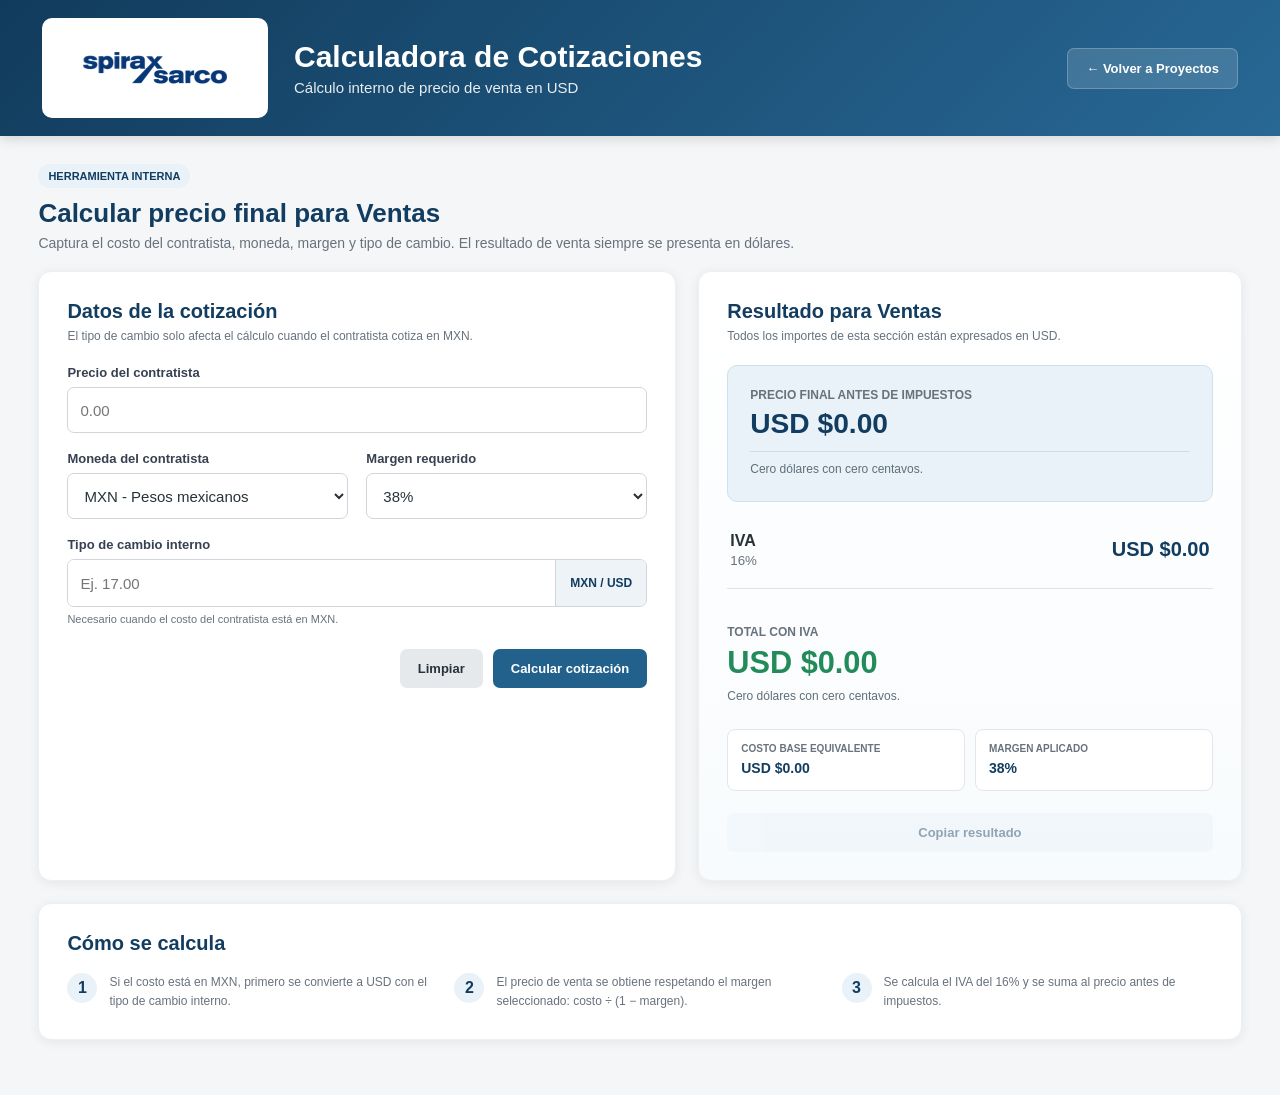
<file: calculadora.html>
<!DOCTYPE html>
<html lang="es">
<head>
    <meta charset="UTF-8">
    <meta name="viewport" content="width=device-width, initial-scale=1.0">
    <title>Calculadora de Cotizaciones</title>
    <link rel="stylesheet" href="calculadora.css">
</head>
<body>

    <header class="encabezado">
        <div class="encabezado-izquierda">
            <div class="logo-contenedor">
                <img src="assets/spirax-logo.png" alt="Spirax Sarco" class="logo-spirax">
            </div>

            <div>
                <h1>Calculadora de Cotizaciones</h1>
                <p>Cálculo interno de precio de venta en USD</p>
            </div>
        </div>

        <a class="btn btn-claro" href="index.html">← Volver a Proyectos</a>
    </header>


    <main class="contenedor">

        <section class="intro">
            <div>
                <span class="etiqueta">HERRAMIENTA INTERNA</span>
                <h2>Calcular precio final para Ventas</h2>
                <p>
                    Captura el costo del contratista, moneda, margen y tipo de cambio.
                    El resultado de venta siempre se presenta en dólares.
                </p>
            </div>
        </section>


        <section class="grid-principal">

            <div class="tarjeta formulario-card">

                <div class="titulo-seccion">
                    <h3>Datos de la cotización</h3>
                    <p>
                        El tipo de cambio solo afecta el cálculo cuando el contratista
                        cotiza en MXN.
                    </p>
                </div>


                <div class="form-grid">

                    <div class="campo campo-ancho">
                        <label for="precioContratista">Precio del contratista</label>

                        <input
                            type="number"
                            id="precioContratista"
                            min="0"
                            step="0.01"
                            placeholder="0.00"
                        >
                    </div>


                    <div class="campo">
                        <label for="monedaContratista">Moneda del contratista</label>

                        <select id="monedaContratista">
                            <option value="MXN">MXN - Pesos mexicanos</option>
                            <option value="USD">USD - Dólares</option>
                        </select>
                    </div>


                    <div class="campo">
                        <label for="margen">Margen requerido</label>

                        <select id="margen">
                            <option value="38">38%</option>
                            <option value="40">40%</option>
                            <option value="45">45%</option>
                            <option value="50">50%</option>
                        </select>
                    </div>


                    <div class="campo campo-ancho">

                        <label for="tipoCambio">Tipo de cambio interno</label>

                        <div class="input-con-sufijo">
                            <input
                                type="number"
                                id="tipoCambio"
                                min="0"
                                step="0.0001"
                                placeholder="Ej. 17.00"
                            >

                            <span>MXN / USD</span>
                        </div>

                        <small id="ayudaTipoCambio">
                            Necesario cuando el costo del contratista está en MXN.
                        </small>

                    </div>

                </div>


                <div id="mensajeError" class="mensaje-error oculto"></div>


                <div class="acciones">

                    <button
                        type="button"
                        id="btnLimpiar"
                        class="btn btn-secundario"
                    >
                        Limpiar
                    </button>

                    <button
                        type="button"
                        id="btnCalcular"
                        class="btn btn-principal"
                    >
                        Calcular cotización
                    </button>

                </div>

            </div>


            <div class="tarjeta resultados-card">

                <div class="titulo-seccion">
                    <h3>Resultado para Ventas</h3>
                    <p>Todos los importes de esta sección están expresados en USD.</p>
                </div>


                <div class="resultado-destacado">

                    <span>Precio final antes de impuestos</span>

                    <strong id="resultadoSubtotal">
                        USD $0.00
                    </strong>

                    <small
                        id="resultadoSubtotalLetras"
                        class="resultado-en-letras"
                    >
                        Cero dólares con cero centavos.
                    </small>

                </div>


                <div class="resultado-fila">

                    <div>
                        <span>IVA</span>
                        <small>16%</small>
                    </div>

                    <strong id="resultadoIVA">
                        USD $0.00
                    </strong>

                </div>


                <div class="separador"></div>


                <div class="resultado-total">

                    <span>Total con IVA</span>

                    <strong id="resultadoTotal">
                        USD $0.00
                    </strong>

                    <small
                        id="resultadoTotalLetras"
                        class="resultado-en-letras resultado-en-letras-total"
                    >
                        Cero dólares con cero centavos.
                    </small>

                </div>


                <div class="detalle-calculo">

                    <div>
                        <span>Costo base equivalente</span>
                        <strong id="costoBaseUSD">USD $0.00</strong>
                    </div>

                    <div>
                        <span>Margen aplicado</span>
                        <strong id="margenAplicado">38%</strong>
                    </div>

                </div>


                <button
                    type="button"
                    id="btnCopiar"
                    class="btn btn-copiar"
                    disabled
                >
                    Copiar resultado
                </button>

            </div>

        </section>


        <section class="tarjeta formula-card">

            <h3>Cómo se calcula</h3>

            <div class="formula-grid">

                <div>
                    <span>1</span>
                    <p>
                        Si el costo está en MXN, primero se convierte a USD
                        con el tipo de cambio interno.
                    </p>
                </div>

                <div>
                    <span>2</span>
                    <p>
                        El precio de venta se obtiene respetando el margen
                        seleccionado: costo ÷ (1 − margen).
                    </p>
                </div>

                <div>
                    <span>3</span>
                    <p>
                        Se calcula el IVA del 16% y se suma al precio antes
                        de impuestos.
                    </p>
                </div>

            </div>

        </section>

    </main>


    <script src="calculadora.js"></script>

</body>
</html>
</file>
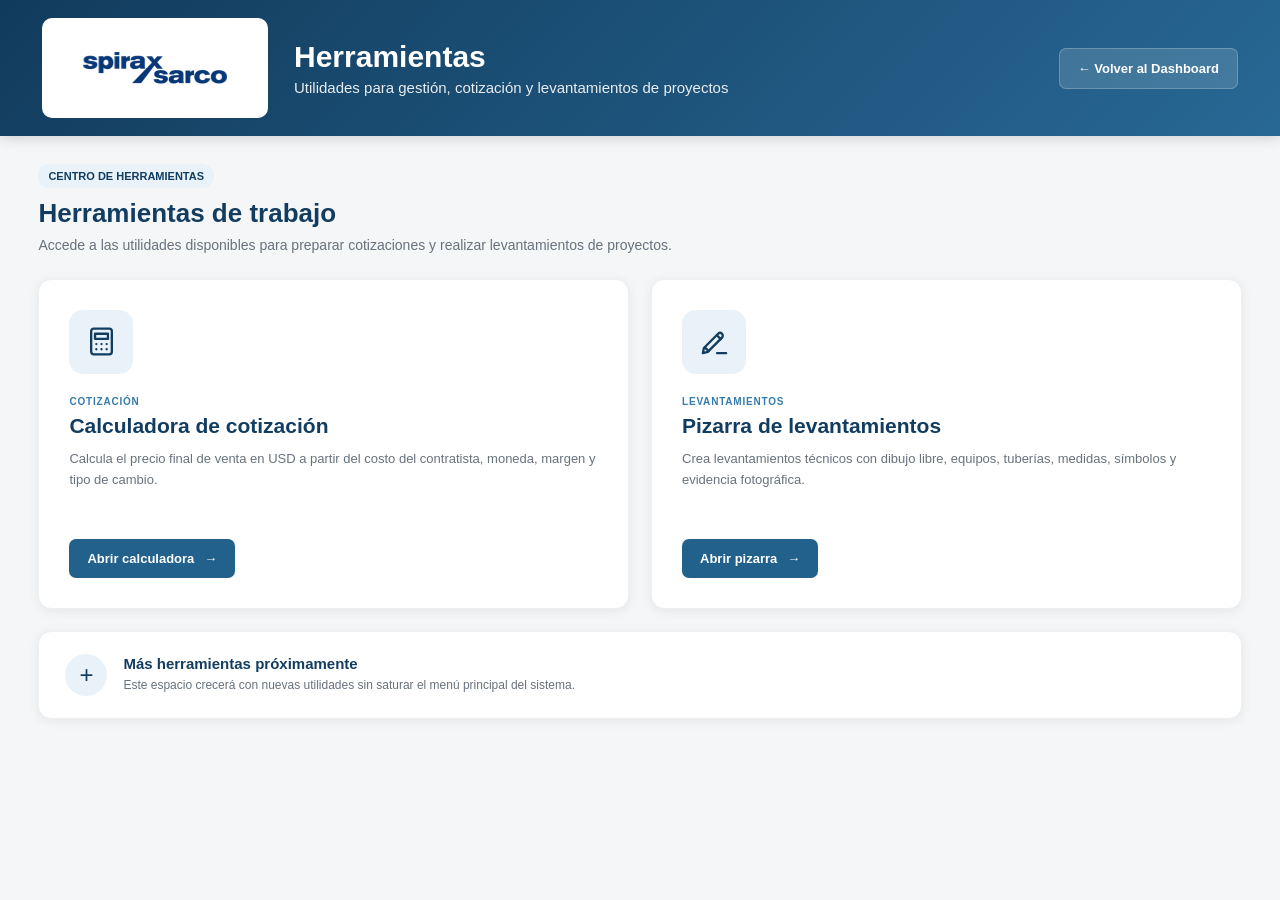
<file: herramientas.html>
<!DOCTYPE html>
<html lang="es">
<head>
    <meta charset="UTF-8">
    <meta name="viewport" content="width=device-width, initial-scale=1.0">
    <title>Herramientas</title>
    <link rel="stylesheet" href="herramientas.css">
</head>
<body>

    <header class="encabezado">
        <div class="encabezado-izquierda">
            <div class="logo-contenedor">
                <img src="assets/spirax-logo.png" alt="Spirax Sarco" class="logo-spirax">
            </div>

            <div>
                <h1>Herramientas</h1>
                <p>Utilidades para gestión, cotización y levantamientos de proyectos</p>
            </div>
        </div>

        <a class="btn btn-claro" href="index.html">← Volver al Dashboard</a>
    </header>

    <main class="contenedor">

        <section class="intro">
            <div>
                <span class="etiqueta">CENTRO DE HERRAMIENTAS</span>
                <h2>Herramientas de trabajo</h2>
                <p>
                    Accede a las utilidades disponibles para preparar cotizaciones
                    y realizar levantamientos de proyectos.
                </p>
            </div>
        </section>

        <section class="herramientas-grid">

            <article class="tarjeta herramienta-card">
                <div class="herramienta-icono">
                    <svg viewBox="0 0 24 24" aria-hidden="true">
                        <rect x="4" y="2" width="16" height="20" rx="2"/>
                        <path d="M7 6h10v4H7zM8 14h.01M12 14h.01M16 14h.01M8 18h.01M12 18h.01M16 18h.01"/>
                    </svg>
                </div>

                <div class="herramienta-contenido">
                    <span class="herramienta-tipo">COTIZACIÓN</span>
                    <h3>Calculadora de cotización</h3>
                    <p>
                        Calcula el precio final de venta en USD a partir del costo
                        del contratista, moneda, margen y tipo de cambio.
                    </p>
                </div>

                <a class="btn btn-principal" href="calculadora.html">
                    Abrir calculadora
                    <span>→</span>
                </a>
            </article>

            <article class="tarjeta herramienta-card">
                <div class="herramienta-icono">
                    <svg viewBox="0 0 24 24" aria-hidden="true">
                        <path d="M3 21l3.8-1 11-11a2.1 2.1 0 0 0-3-3l-11 11L3 21z"/>
                        <path d="m13.8 7.2 3 3M4.5 16.5l3 3"/>
                        <path d="M14 21h7"/>
                    </svg>
                </div>

                <div class="herramienta-contenido">
                    <span class="herramienta-tipo">LEVANTAMIENTOS</span>
                    <h3>Pizarra de levantamientos</h3>
                    <p>
                        Crea levantamientos técnicos con dibujo libre, equipos,
                        tuberías, medidas, símbolos y evidencia fotográfica.
                    </p>
                </div>

                <a class="btn btn-principal" href="pizarra.html">
                    Abrir pizarra
                    <span>→</span>
                </a>
            </article>

        </section>

        <section class="tarjeta nota-card">
            <div class="nota-icono">+</div>
            <div>
                <h3>Más herramientas próximamente</h3>
                <p>
                    Este espacio crecerá con nuevas utilidades sin saturar el menú
                    principal del sistema.
                </p>
            </div>
        </section>

    </main>

</body>
</html>
</file>
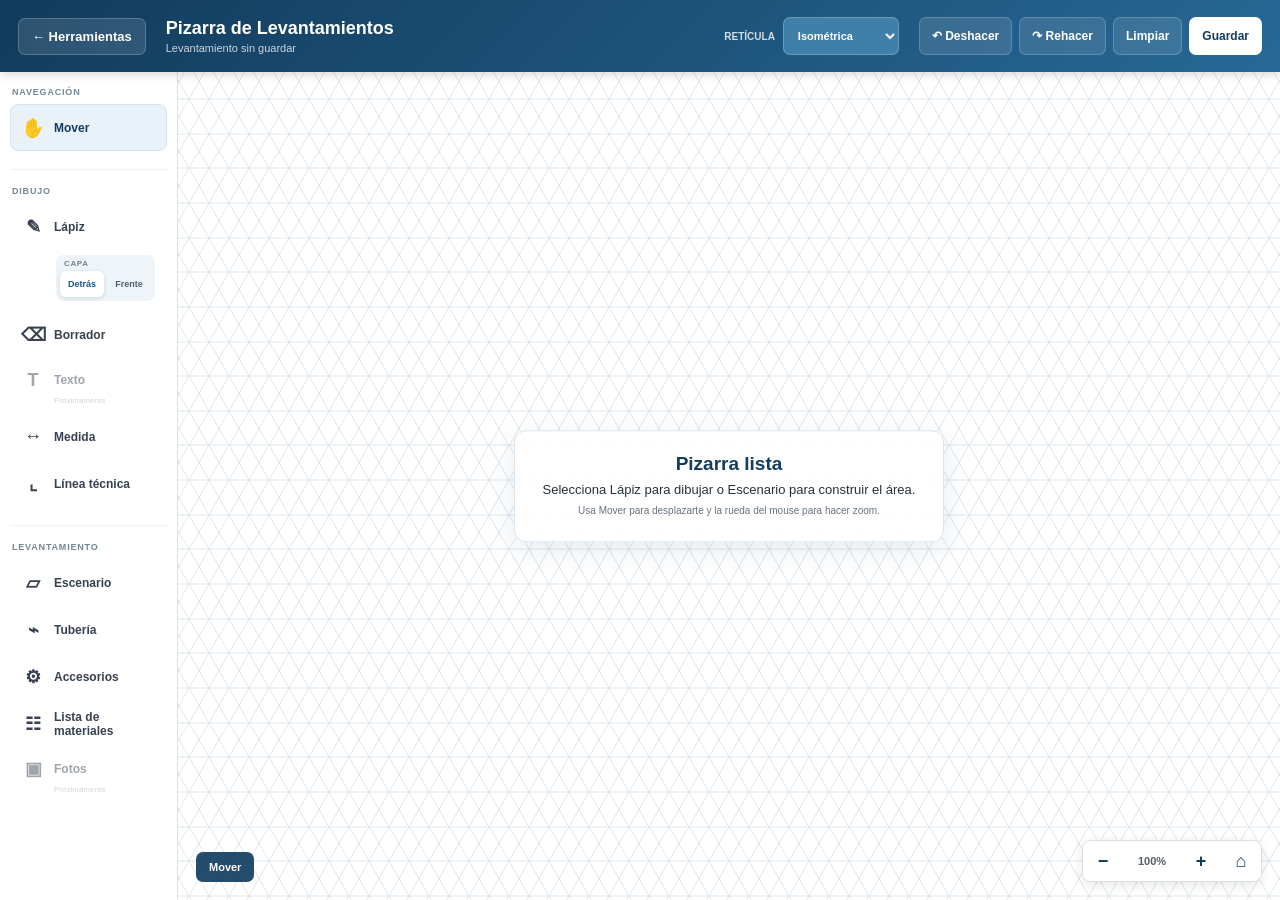
<file: pizarra.html>
<!DOCTYPE html>
<html lang="es">
<head>
    <meta charset="UTF-8">
    <meta name="viewport" content="width=device-width, initial-scale=1.0">
    <title>Pizarra de Levantamientos</title>
    <link rel="stylesheet" href="pizarra.css">
</head>
<body>

<header class="barra-superior">
    <a class="btn-volver" href="herramientas.html">← Herramientas</a>

    <div class="titulo-pizarra">
        <strong>Pizarra de Levantamientos</strong>
        <span>Levantamiento sin guardar</span>
    </div>

    <div class="selector-reticula">
        <label for="tipoReticula">Retícula</label>
        <select id="tipoReticula">
            <option value="isometrica" selected>Isométrica</option>
            <option value="cuadricula">Cuadrícula</option>
            <option value="lisa">Lisa</option>
        </select>
    </div>

    <div class="acciones-superiores">
        <button id="btnDeshacer" type="button">↶ <span>Deshacer</span></button>
        <button id="btnRehacer" type="button">↷ <span>Rehacer</span></button>
        <button id="btnLimpiar" type="button">Limpiar</button>
        <button id="btnGuardar" class="btn-guardar" type="button">Guardar</button>
    </div>
</header>

<div class="app-pizarra">
    <aside class="barra-herramientas">
        <div class="grupo-herramientas">
            <span class="grupo-titulo">NAVEGACIÓN</span>
            <button class="herramienta activa" data-tool="pan" type="button">
                <span class="herramienta-icono">✋</span><span>Mover</span>
            </button>
        </div>

        <div class="grupo-herramientas">
            <span class="grupo-titulo">DIBUJO</span>
            <button class="herramienta" data-tool="pen" type="button">
                <span class="herramienta-icono">✎</span><span>Lápiz</span>
            </button>
            <div class="control-capa-lapiz">
                <span>CAPA</span>
                <div class="selector-capa-lapiz">
                    <button class="activa" id="btnLapizAtras" type="button">Detrás</button>
                    <button id="btnLapizAdelante" type="button">Frente</button>
                </div>
            </div>
            <button class="herramienta" data-tool="eraser" type="button">
                <span class="herramienta-icono">⌫</span><span>Borrador</span>
            </button>
            <button class="herramienta herramienta-bloqueada" disabled type="button">
                <span class="herramienta-icono">T</span><span>Texto</span><small>Próximamente</small>
            </button>
            <button class="herramienta" data-tool="measure" type="button">
                <span class="herramienta-icono">↔</span><span>Medida</span>
            </button>
            <button class="herramienta" data-tool="techline" type="button">
                <span class="herramienta-icono">⌞</span><span>Línea técnica</span>
            </button>
        </div>

        <div class="grupo-herramientas">
            <span class="grupo-titulo">LEVANTAMIENTO</span>
            <button class="herramienta" data-tool="scenario" type="button">
                <span class="herramienta-icono">▱</span><span>Escenario</span>
            </button>
            <button class="herramienta" data-tool="pipe" type="button">
                <span class="herramienta-icono">⌁</span><span>Tubería</span>
            </button>
            <button class="herramienta" data-tool="equipment" type="button">
                <span class="herramienta-icono">⚙</span><span>Accesorios</span>
            </button><button class="herramienta" data-tool="bom" type="button"><span class="herramienta-icono">☷</span><span>Lista de materiales</span></button>
            <button class="herramienta herramienta-bloqueada" disabled type="button">
                <span class="herramienta-icono">▣</span><span>Fotos</span><small>Próximamente</small>
            </button>
        </div>
    </aside>

    <main class="zona-trabajo" id="zonaTrabajo">
        <div class="lienzo-mundo ret-isometrica" id="lienzoMundo">
            <canvas id="canvasDibujo"></canvas>
            <svg id="capaObjetos" viewBox="0 0 5000 5000" preserveAspectRatio="none"></svg>
            <svg id="capaTuberia" viewBox="0 0 5000 5000" preserveAspectRatio="none"></svg>
            <svg id="capaAccesorios" viewBox="0 0 5000 5000" preserveAspectRatio="none"></svg>
            <svg id="capaTecnica" viewBox="0 0 5000 5000" preserveAspectRatio="none"></svg>
            <canvas id="canvasDibujoFrente"></canvas>

            <div class="mensaje-inicial" id="mensajeInicial">
                <strong>Pizarra lista</strong>
                <span>Selecciona Lápiz para dibujar o Escenario para construir el área.</span>
                <small>Usa Mover para desplazarte y la rueda del mouse para hacer zoom.</small>
            </div>
        </div>

        <div class="panel-escenario oculto panel-bom" id="panelBom"><div class="panel-escenario-head"><div><strong>Lista de materiales</strong><small>Resumen automático</small></div><button id="cerrarPanelBom" type="button">×</button></div><div id="bomContenido" class="bom-contenido"></div></div>
<div class="panel-escenario oculto panel-accesorios" id="panelAccesorios">
<div class="panel-escenario-head"><div><strong>Accesorios</strong><small>Selecciona y coloca sobre la tubería</small></div><button id="cerrarPanelAccesorios" type="button">×</button></div>
<div class="grupo-accesorios"><span class="grupo-titulo">CONEXIONES</span><div class="biblioteca accesorios-grid">
<button data-fitting="elbow90" type="button"><b>⌞</b><span>Codo 90°</span></button><button data-fitting="elbow45" type="button"><b>／</b><span>Codo 45°</span></button><button data-fitting="tee" type="button"><b>⊥</b><span>Tee</span></button><button data-fitting="reducer" type="button"><b>▷</b><span>Reducción</span></button><button data-fitting="flange" type="button"><b>║</b><span>Brida</span></button>
</div></div>
<div class="grupo-accesorios"><span class="grupo-titulo">EQUIPOS REALES</span><div class="biblioteca accesorios-grid accesorios-grid-real">
<button data-fitting="spirax" type="button" class="equipo-spirax-btn"><b>SPX</b><span>Equipo Spirax</span><small>Catálogo 2026</small></button>
</div></div>
<div class="estado-tecnico" id="estadoAccesorio">Selecciona un accesorio y toca la tubería.</div></div>

<div class="panel-tecnico oculto panel-biblioteca-real" id="panelBibliotecaReal">
 <div class="panel-tecnico-head"><div><strong>Biblioteca técnica Spirax 2026</strong><small id="catalogCount">Catálogo documental</small></div><button id="cerrarBibliotecaReal" type="button">×</button></div>
 <div class="real-grid real-grid-search">
  <label>Buscar equipo<input id="realSearch" type="search" placeholder="Ej. FT14, TD52, 25P, separador..."></label>
  <label>Familia<select id="realFamily"><option value="">Todas</option></select></label>
  <label>Ficha / familia de producto<select id="realProduct"></select></label>
  <label>Modelo / variante<select id="realVariant"></select></label>
  <label>Tamaño<select id="realSize"></select></label>
  <label>Conexión / variante<select id="realConnection"></select></label>
 </div>
 <div class="ficha-real" id="fichaReal"></div>
 <button class="btn-usar-equipo" id="btnUsarEquipoReal" type="button">Usar este equipo</button>
 <div class="estado-tecnico" id="estadoEquipoReal">Selecciona un producto documentado.</div>
</div>

<div class="panel-tecnico oculto" id="panelTuberia">
            <div class="panel-tecnico-head">
                <div><strong>Tubería</strong><small>Recorrido isométrico · metros</small></div>
                <button id="cerrarPanelTuberia" type="button">×</button>
            </div>

            <div class="pipe-grid">
                <label>Diámetro
                    <select id="pipeDiameter">
                        <option>1/2"</option><option>3/4"</option><option>1"</option>
                        <option>1 1/4"</option><option>1 1/2"</option><option selected>2"</option>
                        <option>2 1/2"</option><option>3"</option><option>4"</option><option>6"</option><option>8"</option>
                    </select>
                </label>
                <label>Material
                    <select id="pipeMaterial">
                        <option selected>Acero al carbón</option>
                        <option>Acero inoxidable</option>
                        <option>Cobre</option>
                        <option>PVC</option>
                        <option>Otro</option>
                    </select>
                </label>
                <label>Cédula
                    <select id="pipeSchedule">
                        <option>10</option><option selected>40</option><option>80</option><option>N/A</option>
                    </select>
                </label>
                <label>Estado
                    <select id="pipeStatus">
                        <option value="new" selected>Nueva</option>
                        <option value="existing">Existente</option>
                        <option value="remove">Retirar</option>
                    </select>
                </label>
            </div>

            <label>Modo
                <select id="pipeMode">
                    <option value="assisted">Recta asistida</option>
                    <option value="length">Por longitud</option>
                </select>
            </label>

            <div id="pipeLengthMode" class="oculto">
                <label>Longitud
                    <div class="entrada-metros"><input id="pipeLength" type="number" min="0.01" step="0.01" value="1.00"><b>m</b></div>
                </label>
                <div class="direcciones pipe-direcciones">
                    <button data-pipe-dir="ul" type="button">↖</button><span></span><button data-pipe-dir="ur" type="button">↗</button>
                    <button data-pipe-dir="l" type="button">←</button><button data-pipe-dir="r" class="activa" type="button">→</button><button data-pipe-dir="dr" type="button">↘</button>
                    <span></span><span></span><button data-pipe-dir="dl" type="button">↙</button>
                </div>
                <small>Toca el punto inicial. El siguiente tramo conserva la misma especificación.</small>
            </div>

            <p id="pipeAssistedHelp">Toca el inicio y después el final. El tramo se pega a la retícula. Continúa desde la punta para cambiar de dirección.</p>
            <div class="estado-tecnico" id="estadoTuberia">Esperando punto inicial</div>
        </div>

        <div class="panel-tecnico oculto" id="panelTecnico">
            <div class="panel-tecnico-head">
                <div><strong id="tituloPanelTecnico">Medida</strong><small>Unidad: metros</small></div>
                <button id="cerrarPanelTecnico" type="button">×</button>
            </div>
            <div id="contenidoMedida">
                <p>Marca el punto A y después el punto B. La cota se ajusta a los ejes isométricos.</p>
                <div class="estado-tecnico" id="estadoMedida">Esperando punto A</div>
            </div>
            <div class="oculto" id="contenidoLinea">
                <label>Modo
                    <select id="modoLinea">
                        <option value="assisted">Recta asistida</option>
                        <option value="length">Por longitud</option>
                    </select>
                </label>
                <div id="modoLongitud" class="oculto">
                    <label>Longitud
                        <div class="entrada-metros"><input id="longitudLinea" type="number" min="0.01" step="0.01" value="1.00"><b>m</b></div>
                    </label>
                    <div class="direcciones">
                        <button data-dir="ul" type="button">↖</button><button data-dir="u" type="button">↑</button><button data-dir="ur" type="button">↗</button>
                        <button data-dir="l" type="button">←</button><button data-dir="r" class="activa" type="button">→</button><button data-dir="dr" type="button">↘</button>
                        <span></span><button data-dir="dl" type="button">↙</button><span></span>
                    </div>
                    <small>Toca el punto donde debe iniciar la línea.</small>
                </div>
                <p id="ayudaAsistida">Toca inicio y final. Se endereza sola al eje isométrico más cercano.</p>
                <div class="estado-tecnico" id="estadoLinea">Esperando punto inicial</div>
            </div>
        </div>

        <div class="panel-escenario oculto" id="panelEscenario">
            <div class="panel-cabecera">
                <div>
                    <strong>Escenario</strong>
                    <span>Elementos de referencia</span>
                </div>
                <button id="cerrarEscenario" type="button">×</button>
            </div>

            <div class="biblioteca-escenario">
                <button data-scene="wall"><b>▰</b><span>Pared</span></button>
                <button data-scene="floor"><b>◇</b><span>Piso</span></button>
                <button data-scene="ceiling"><b>⌂</b><span>Techo</span></button>
                <button data-scene="column"><b>▥</b><span>Columna</span></button>
                <button data-scene="platform"><b>▱</b><span>Plataforma</span></button>
                <button data-scene="door"><b>▯</b><span>Puerta</span></button>
                <button data-scene="stairs"><b>≋</b><span>Escalera</span></button>
                <button data-scene="generic"><b>□</b><span>Equipo genérico</span></button>
                <button data-scene="boiler"><b>▣</b><span>Caldera</span></button>
                <button data-scene="tankV"><b>⬭</b><span>Tanque vertical</span></button>
                <button data-scene="tankH"><b>⬯</b><span>Tanque horizontal</span></button>
                <button data-scene="exchanger"><b>⇄</b><span>Intercambiador</span></button>
                <button data-scene="pump"><b>◉</b><span>Bomba</span></button>
            </div>

            <div class="panel-pie">
                <button id="btnBloquearEscenario" type="button">🔓 Escenario desbloqueado</button>
            </div>
        </div>

        <div class="barra-edicion-global oculto" id="barraEdicionGlobal">
    <div class="edicion-info"><small>SELECCIONADO</small><strong id="edicionNombre">Elemento</strong></div>
    <div class="edicion-acciones">
        <button id="edicionMover" type="button">✥ Mover</button>
        <button id="edicionEditar" type="button">✎ Editar</button>
        <button id="edicionDuplicar" type="button">⧉ Duplicar</button>
        <button id="edicionEliminar" class="peligro" type="button">🗑 Eliminar</button>
        <button id="edicionCerrar" class="solo-icono" type="button">×</button>
    </div>
</div>
<div class="modal-fondo oculto" id="modalMedida">
        <div class="modal">
            <div class="modal-head">
                <div><h3>Medida real</h3><p>Escribe la distancia real en metros.</p></div>
                <button id="cerrarModalMedida" type="button">×</button>
            </div>
            <form id="formMedida">
                <label>Distancia
                    <div class="entrada-metros grande"><input id="valorMedida" type="number" min="0.01" step="0.01" required><b>m</b></div>
                </label>
                <div class="modal-acciones">
                    <button class="secundario" id="cancelarMedida" type="button">Cancelar</button>
                    <button class="primario" type="submit">Agregar cota</button>
                </div>
            </form>
        </div>
    </div>

    <div class="modal-fondo oculto" id="modalFondo">
            <form class="modal-dimensiones" id="formDimensiones">
                <div class="modal-cabecera">
                    <div>
                        <strong id="modalTitulo">Insertar elemento</strong>
                        <span>Dimensiones reales de referencia</span>
                    </div>
                    <button id="cerrarModal" type="button">×</button>
                </div>

                <div class="campos-dimensiones">
                    <label>
                        Nombre / referencia
                        <input id="nombreElemento" type="text" placeholder="Ej. Caldera 1">
                    </label>
                    <label>
                        Largo (m)
                        <input id="dimensionLargo" type="number" min="0.1" step="0.1" value="4">
                    </label>
                    <label>
                        Ancho (m)
                        <input id="dimensionAncho" type="number" min="0.1" step="0.1" value="2">
                    </label>
                    <label id="grupoDimensionAlto">
                        <span id="labelDimensionAlto">Alto (m)</span>
                        <input id="dimensionAlto" type="number" step="0.1" value="3">
                    </label>
                </div>

                <small class="nota-dimensiones">
                    Las dimensiones se guardan como datos reales. El tamaño visual se adapta para trabajar cómodamente en la pizarra.
                </small>

                <div class="modal-acciones">
                    <button id="cancelarElemento" type="button">Cancelar</button>
                    <button class="insertar" type="submit">Insertar en pizarra</button>
                </div>
            </form>
        </div>

        <div class="pipe-tooltip oculto" id="pipeTooltip"></div>

        <div class="barra-seleccion oculto" id="barraSeleccionTuberia">
            <span id="seleccionTuberiaNombre">Tubería</span>
            <button id="btnEditarTuberia" type="button">✎ Editar</button>
            <button id="btnEliminarTuberia" class="btn-eliminar-objeto" type="button">🗑 Eliminar</button>
        </div>

        <div class="barra-seleccion oculto" id="barraSeleccionTecnica">
            <span id="seleccionTecnicaNombre">Elemento técnico</span>
            <button id="btnEditarTecnico" type="button">✎ Editar</button>
            <button id="btnEliminarTecnico" class="btn-eliminar-objeto" type="button">🗑 Eliminar</button>
        </div>

        <div class="barra-seleccion oculto" id="barraSeleccion">
            <span id="seleccionNombre">Elemento seleccionado</span>
            <button id="btnEditarObjeto" type="button">✎ Editar</button>
            <button id="btnEliminarObjeto" class="btn-eliminar-objeto" type="button">🗑 Eliminar</button>
        </div>

        <div id="interactionOverlay" aria-label="Capa de selección y movimiento"></div>
<div class="controles-zoom">
            <button id="btnZoomMenos" type="button">−</button>
            <span id="textoZoom">100%</span>
            <button id="btnZoomMas" type="button">+</button>
            <button id="btnCentrar" type="button">⌂</button>
        </div>

        <div class="estado-herramienta"><span id="estadoHerramienta">Mover</span></div>
    </main>
</div>

<script src="spirax-catalogo-2026.js"></script>
<script src="pizarra.js"></script>
</body>
</html>
</file>
<file: calculadora.css>
* {
    box-sizing: border-box;
    margin: 0;
    padding: 0;
}

:root {
    --azul-oscuro: #123d60;
    --azul: #21618c;
    --azul-medio: #367bab;
    --azul-claro: #e9f2f8;
    --verde: #228b5a;
    --gris-fondo: #f4f6f8;
    --gris-borde: #dfe4e8;
    --texto: #263238;
    --texto-secundario: #68727d;
}

body {
    font-family: Arial, Helvetica, sans-serif;
    background: var(--gris-fondo);
    color: var(--texto);
}


/* =========================================================
   ENCABEZADO
   ========================================================= */

.encabezado {
    min-height: 120px;
    background: linear-gradient(135deg, #113b5c, #286895);
    color: white;
    padding: 18px 42px;

    display: flex;
    justify-content: space-between;
    align-items: center;

    box-shadow: 0 3px 12px rgba(0, 0, 0, 0.14);
}

.encabezado-izquierda {
    display: flex;
    align-items: center;
    gap: 26px;
}

.logo-contenedor {
    width: 226px;
    min-width: 226px;
    height: 100px;

    background: white;
    border-radius: 10px;

    display: flex;
    align-items: center;
    justify-content: center;

    overflow: hidden;
}

.logo-spirax {
    width: 260px;
    height: 84px;

    object-fit: contain;
    transform: scale(1.9);
}

.encabezado h1 {
    font-size: 30px;
    margin-bottom: 5px;
}

.encabezado p {
    font-size: 15px;
    opacity: 0.9;
}


/* =========================================================
   CONTENIDO
   ========================================================= */

.contenedor {
    width: 94%;
    max-width: 1450px;

    margin: 28px auto 55px;
}

.intro {
    display: flex;
    justify-content: space-between;
    align-items: flex-end;

    margin-bottom: 20px;
}

.etiqueta {
    display: inline-block;

    padding: 6px 10px;

    border-radius: 20px;

    background: var(--azul-claro);
    color: var(--azul-oscuro);

    font-size: 11px;
    font-weight: 700;

    margin-bottom: 10px;
}

.intro h2 {
    color: var(--azul-oscuro);
    font-size: 26px;

    margin-bottom: 6px;
}

.intro p {
    color: var(--texto-secundario);
    font-size: 14px;
}


/* =========================================================
   GRID PRINCIPAL
   ========================================================= */

.grid-principal {
    display: grid;

    grid-template-columns: 1.08fr 0.92fr;

    gap: 22px;

    align-items: stretch;
}

.tarjeta {
    background: white;

    border: 1px solid #edf0f2;
    border-radius: 13px;

    box-shadow: 0 2px 12px rgba(0, 0, 0, 0.07);

    padding: 28px;
}

.titulo-seccion {
    margin-bottom: 22px;
}

.titulo-seccion h3,
.formula-card h3 {
    color: var(--azul-oscuro);

    font-size: 20px;

    margin-bottom: 6px;
}

.titulo-seccion p {
    color: var(--texto-secundario);

    font-size: 12px;
}


/* =========================================================
   FORMULARIO
   ========================================================= */

.form-grid {
    display: grid;

    grid-template-columns: 1fr 1fr;

    gap: 18px;
}

.campo {
    display: flex;
    flex-direction: column;
}

.campo-ancho {
    grid-column: 1 / -1;
}

.campo label {
    font-weight: 700;
    font-size: 13px;

    margin-bottom: 7px;

    color: #374151;
}

.campo input,
.campo select {
    width: 100%;
    height: 46px;

    border: 1px solid #d1d5db;
    border-radius: 7px;

    padding: 0 12px;

    background: white;

    font-size: 15px;
    color: var(--texto);
}

.campo input:focus,
.campo select:focus {
    outline: none;

    border-color: var(--azul-medio);

    box-shadow: 0 0 0 3px rgba(54, 123, 171, 0.10);
}

.campo small {
    color: var(--texto-secundario);

    margin-top: 6px;

    font-size: 11px;
}


/* =========================================================
   INPUT TIPO DE CAMBIO
   ========================================================= */

.input-con-sufijo {
    display: grid;

    grid-template-columns: 1fr auto;

    border: 1px solid #d1d5db;
    border-radius: 7px;

    overflow: hidden;
}

.input-con-sufijo input {
    border: none;
    border-radius: 0;
}

.input-con-sufijo span {
    display: flex;

    align-items: center;

    padding: 0 14px;

    background: #edf3f7;

    color: var(--azul-oscuro);

    font-weight: 700;
    font-size: 12px;

    border-left: 1px solid #d1d5db;
}


/* =========================================================
   BOTONES
   ========================================================= */

.acciones {
    display: flex;

    justify-content: flex-end;

    gap: 10px;

    margin-top: 24px;
}

.btn {
    border: none;
    border-radius: 7px;

    padding: 12px 18px;

    font-weight: 700;

    cursor: pointer;

    text-decoration: none;

    display: inline-flex;

    align-items: center;
    justify-content: center;

    font-size: 13px;
}

.btn-principal {
    background: var(--azul);
    color: white;
}

.btn-secundario {
    background: #e6e9ec;
    color: #29323a;
}

.btn-claro {
    background: rgba(255, 255, 255, 0.14);

    border: 1px solid rgba(255, 255, 255, 0.22);

    color: white;
}

.btn-copiar {
    width: 100%;

    margin-top: 22px;

    background: var(--azul-claro);

    color: var(--azul-oscuro);
}

.btn:disabled {
    opacity: 0.45;

    cursor: not-allowed;
}


/* =========================================================
   RESULTADOS
   ========================================================= */

.resultados-card {
    background: linear-gradient(
        180deg,
        #ffffff 0%,
        #f8fbfd 100%
    );
}


/* =========================================================
   PRECIO ANTES DE IMPUESTOS
   ========================================================= */

.resultado-destacado {
    width: 100%;

    border: 1px solid #cfe1ed;
    border-radius: 10px;

    background: var(--azul-claro);

    padding: 22px;

    margin-bottom: 18px;
}

.resultado-destacado > span {
    display: block;

    font-size: 12px;
    font-weight: 700;

    color: var(--texto-secundario);

    text-transform: uppercase;

    margin-bottom: 6px;
}


/*
   IMPORTANTE:
   El importe ocupa su propia línea.
*/

.resultado-destacado > strong {
    display: block;

    width: 100%;

    color: var(--azul-oscuro);

    font-size: clamp(27px, 2.2vw, 32px);
    font-weight: 700;

    line-height: 1.15;

    white-space: nowrap;
}


/*
   IMPORTE ESCRITO CON LETRA
   Siempre debajo del número.
*/

.resultado-destacado > .resultado-en-letras {
    display: block;

    width: 100%;

    margin-top: 11px;
    padding-top: 9px;

    border-top: 1px solid rgba(18, 61, 96, 0.12);

    font-family: Arial, Helvetica, sans-serif;

    font-size: 12px;
    font-style: normal;
    font-weight: 400;

    line-height: 1.45;

    color: #5f6f7b;

    text-transform: none;
}


/* =========================================================
   IVA
   ========================================================= */

.resultado-fila {
    display: flex;

    align-items: center;
    justify-content: space-between;

    padding: 12px 3px;
}

.resultado-fila span {
    font-weight: 700;
}

.resultado-fila small {
    display: block;

    color: var(--texto-secundario);

    margin-top: 3px;
}

.resultado-fila strong {
    color: var(--azul-oscuro);

    font-size: 20px;
}


/* =========================================================
   SEPARADOR
   ========================================================= */

.separador {
    height: 1px;

    background: #dfe4e8;

    margin: 8px 0 18px;
}


/* =========================================================
   TOTAL CON IVA
   ========================================================= */

.resultado-total {
    padding: 18px 0;
}

.resultado-total > span {
    display: block;

    font-size: 12px;
    font-weight: 700;

    color: var(--texto-secundario);

    text-transform: uppercase;

    margin-bottom: 6px;
}

.resultado-total > strong {
    display: block;

    width: 100%;

    font-size: clamp(30px, 2.4vw, 35px);
    font-weight: 700;

    line-height: 1.15;

    color: var(--verde);

    white-space: nowrap;
}


/*
   Texto del total escrito con letra.
*/

.resultado-total > .resultado-en-letras {
    display: block;

    width: 100%;

    margin-top: 8px;

    font-family: Arial, Helvetica, sans-serif;

    font-size: 12px;
    font-style: normal;
    font-weight: 400;

    line-height: 1.45;

    color: #5f6f7b;

    text-transform: none;
}


/* =========================================================
   DETALLE DEL CÁLCULO
   ========================================================= */

.detalle-calculo {
    display: grid;

    grid-template-columns: 1fr 1fr;

    gap: 10px;

    margin-top: 6px;
}

.detalle-calculo div {
    border: 1px solid #e2e7eb;

    background: white;

    border-radius: 8px;

    padding: 13px;
}

.detalle-calculo span {
    display: block;

    color: var(--texto-secundario);

    font-size: 10px;
    text-transform: uppercase;
    font-weight: 700;

    margin-bottom: 5px;
}

.detalle-calculo strong {
    color: var(--azul-oscuro);

    font-size: 14px;
}


/* =========================================================
   ERROR
   ========================================================= */

.mensaje-error {
    margin-top: 17px;

    padding: 12px 14px;

    border-radius: 7px;

    background: #fde8ea;

    color: #a32731;

    font-size: 13px;
    font-weight: 700;
}

.oculto {
    display: none !important;
}


/* =========================================================
   EXPLICACIÓN DE FÓRMULA
   ========================================================= */

.formula-card {
    margin-top: 22px;
}

.formula-grid {
    display: grid;

    grid-template-columns: repeat(3, 1fr);

    gap: 16px;

    margin-top: 18px;
}

.formula-grid div {
    display: flex;

    gap: 12px;

    align-items: flex-start;
}

.formula-grid span {
    width: 30px;
    min-width: 30px;
    height: 30px;

    border-radius: 50%;

    display: flex;

    justify-content: center;
    align-items: center;

    background: var(--azul-claro);

    color: var(--azul-oscuro);

    font-weight: 700;
}

.formula-grid p {
    color: var(--texto-secundario);

    font-size: 12px;

    line-height: 1.55;
}


/* =========================================================
   TABLET
   ========================================================= */

@media (max-width: 900px) {

    .grid-principal,
    .formula-grid {
        grid-template-columns: 1fr;
    }

    .encabezado {
        flex-direction: column;

        align-items: flex-start;

        gap: 16px;

        padding: 20px;
    }
}


/* =========================================================
   CELULAR
   ========================================================= */

@media (max-width: 650px) {

    .form-grid,
    .detalle-calculo {
        grid-template-columns: 1fr;
    }

    .campo-ancho {
        grid-column: auto;
    }

    .logo-contenedor {
        width: 235px;
        min-width: 235px;

        height: 84px;
    }

    .logo-spirax {
        width: 210px;
        height: 70px;
    }

    .resultado-destacado > strong,
    .resultado-total > strong {
        font-size: 27px;

        white-space: normal;
    }

    .resultado-destacado > .resultado-en-letras,
    .resultado-total > .resultado-en-letras {
        font-size: 11px;
    }
}
</file>
<file: herramientas.css>
* {
    box-sizing: border-box;
    margin: 0;
    padding: 0;
}

:root {
    --azul-oscuro: #123d60;
    --azul: #21618c;
    --azul-medio: #367bab;
    --azul-claro: #e9f2f8;
    --verde: #228b5a;
    --gris-fondo: #f4f6f8;
    --gris-borde: #dfe4e8;
    --texto: #263238;
    --texto-secundario: #68727d;
}

body {
    font-family: Arial, Helvetica, sans-serif;
    background: var(--gris-fondo);
    color: var(--texto);
}

/* =========================================================
   ENCABEZADO
   ========================================================= */

.encabezado {
    min-height: 120px;
    background: linear-gradient(135deg, #113b5c, #286895);
    color: white;
    padding: 18px 42px;

    display: flex;
    justify-content: space-between;
    align-items: center;

    box-shadow: 0 3px 12px rgba(0, 0, 0, 0.14);
}

.encabezado-izquierda {
    display: flex;
    align-items: center;
    gap: 26px;
}

.logo-contenedor {
    width: 226px;
    min-width: 226px;
    height: 100px;

    background: white;
    border-radius: 10px;

    display: flex;
    align-items: center;
    justify-content: center;

    overflow: hidden;
}

.logo-spirax {
    width: 260px;
    height: 84px;
    object-fit: contain;
    transform: scale(1.9);
}

.encabezado h1 {
    font-size: 30px;
    margin-bottom: 5px;
}

.encabezado p {
    font-size: 15px;
    opacity: 0.9;
}

/* =========================================================
   CONTENIDO
   ========================================================= */

.contenedor {
    width: 94%;
    max-width: 1450px;
    margin: 28px auto 55px;
}

.intro {
    margin-bottom: 22px;
}

.etiqueta {
    display: inline-block;
    padding: 6px 10px;
    border-radius: 20px;

    background: var(--azul-claro);
    color: var(--azul-oscuro);

    font-size: 11px;
    font-weight: 700;
    margin-bottom: 10px;
}

.intro h2 {
    color: var(--azul-oscuro);
    font-size: 26px;
    margin-bottom: 6px;
}

.intro p {
    color: var(--texto-secundario);
    font-size: 14px;
    line-height: 1.55;
}

/* =========================================================
   TARJETAS
   ========================================================= */

.herramientas-grid {
    display: grid;
    grid-template-columns: repeat(2, minmax(0, 1fr));
    gap: 22px;
    align-items: stretch;
}

.tarjeta {
    background: white;
    border: 1px solid #edf0f2;
    border-radius: 13px;
    box-shadow: 0 2px 12px rgba(0, 0, 0, 0.07);
}

.herramienta-card {
    min-height: 330px;
    padding: 30px;

    display: flex;
    flex-direction: column;

    transition: transform 0.18s ease, box-shadow 0.18s ease, border-color 0.18s ease;
}

.herramienta-card:hover {
    transform: translateY(-3px);
    border-color: #cfe1ed;
    box-shadow: 0 8px 24px rgba(18, 61, 96, 0.11);
}

.herramienta-icono {
    width: 64px;
    height: 64px;
    border-radius: 14px;

    background: var(--azul-claro);
    color: var(--azul-oscuro);

    display: flex;
    align-items: center;
    justify-content: center;

    margin-bottom: 22px;
}

.herramienta-icono svg {
    width: 31px;
    height: 31px;

    fill: none;
    stroke: currentColor;
    stroke-width: 1.8;
    stroke-linecap: round;
    stroke-linejoin: round;
}

.herramienta-contenido {
    flex: 1;
}

.herramienta-tipo {
    display: block;

    color: var(--azul-medio);
    font-size: 10px;
    font-weight: 700;
    letter-spacing: 0.8px;

    margin-bottom: 7px;
}

.herramienta-card h3 {
    color: var(--azul-oscuro);
    font-size: 21px;
    margin-bottom: 10px;
}

.herramienta-card p {
    color: var(--texto-secundario);
    font-size: 13px;
    line-height: 1.65;
    max-width: 560px;
}

/* =========================================================
   BOTONES
   ========================================================= */

.btn {
    border: none;
    border-radius: 7px;
    padding: 12px 18px;

    font-weight: 700;
    cursor: pointer;
    text-decoration: none;

    display: inline-flex;
    align-items: center;
    justify-content: center;
    gap: 10px;

    font-size: 13px;
}

.btn-principal {
    background: var(--azul);
    color: white;

    align-self: flex-start;
    margin-top: 24px;

    transition: background 0.18s ease, transform 0.18s ease;
}

.btn-principal:hover {
    background: var(--azul-oscuro);
}

.btn-principal:active {
    transform: translateY(1px);
}

.btn-claro {
    background: rgba(255, 255, 255, 0.14);
    border: 1px solid rgba(255, 255, 255, 0.22);
    color: white;
}

.btn-claro:hover {
    background: rgba(255, 255, 255, 0.22);
}

/* =========================================================
   NOTA INFERIOR
   ========================================================= */

.nota-card {
    margin-top: 22px;
    padding: 22px 26px;

    display: flex;
    align-items: center;
    gap: 16px;
}

.nota-icono {
    width: 42px;
    min-width: 42px;
    height: 42px;

    border-radius: 50%;

    display: flex;
    align-items: center;
    justify-content: center;

    background: var(--azul-claro);
    color: var(--azul-oscuro);

    font-size: 24px;
    font-weight: 400;
}

.nota-card h3 {
    color: var(--azul-oscuro);
    font-size: 15px;
    margin-bottom: 4px;
}

.nota-card p {
    color: var(--texto-secundario);
    font-size: 12px;
    line-height: 1.5;
}

/* =========================================================
   TABLET
   ========================================================= */

@media (max-width: 900px) {
    .encabezado {
        flex-direction: column;
        align-items: flex-start;
        gap: 16px;
        padding: 20px;
    }

    .herramientas-grid {
        grid-template-columns: 1fr;
    }

    .herramienta-card {
        min-height: 285px;
    }
}

/* =========================================================
   CELULAR
   ========================================================= */

@media (max-width: 650px) {
    .contenedor {
        width: calc(100% - 28px);
        margin-top: 20px;
    }

    .encabezado-izquierda {
        width: 100%;
        flex-direction: column;
        align-items: flex-start;
        gap: 15px;
    }

    .logo-contenedor {
        width: 235px;
        min-width: 235px;
        height: 84px;
    }

    .logo-spirax {
        width: 210px;
        height: 70px;
    }

    .encabezado h1 {
        font-size: 26px;
    }

    .herramienta-card {
        min-height: 0;
        padding: 24px;
    }

    .herramienta-icono {
        width: 56px;
        height: 56px;
    }

    .nota-card {
        align-items: flex-start;
    }
}
</file>
<file: pizarra.css>
*{box-sizing:border-box;margin:0;padding:0}
:root{--azul-oscuro:#123d60;--azul:#21618c;--azul-medio:#367bab;--azul-claro:#e9f2f8;--gris-fondo:#eef2f5;--gris-borde:#d9e0e5;--texto:#263238;--texto-secundario:#68727d}
html,body{width:100%;height:100%;overflow:hidden;font-family:Arial,Helvetica,sans-serif;color:var(--texto);background:var(--gris-fondo);touch-action:none}
button,a,input,select{font:inherit}
.barra-superior{height:72px;padding:0 18px;background:linear-gradient(135deg,#113b5c,#286895);color:#fff;display:grid;grid-template-columns:auto 1fr auto auto;align-items:center;gap:20px;box-shadow:0 2px 10px rgba(0,0,0,.16);position:relative;z-index:20}
.btn-volver{color:#fff;text-decoration:none;font-size:13px;font-weight:700;padding:10px 13px;border-radius:7px;background:rgba(255,255,255,.12);border:1px solid rgba(255,255,255,.2)}
.titulo-pizarra{display:flex;flex-direction:column;gap:3px}.titulo-pizarra strong{font-size:18px}.titulo-pizarra span{font-size:11px;opacity:.78}
.selector-reticula{display:flex;align-items:center;gap:8px}.selector-reticula label{font-size:10px;font-weight:700;opacity:.8;text-transform:uppercase}.selector-reticula select{height:38px;min-width:116px;padding:0 10px;border:1px solid rgba(255,255,255,.22);border-radius:7px;background:#3f7fa8;color:#fff;font-size:11px;font-weight:700;outline:none}.selector-reticula option{color:#263238;background:#fff}
.acciones-superiores{display:flex;gap:7px}.acciones-superiores button{min-height:38px;border:1px solid rgba(255,255,255,.2);background:rgba(255,255,255,.11);color:#fff;border-radius:7px;padding:0 12px;cursor:pointer;font-weight:700;font-size:12px}.acciones-superiores .btn-guardar{background:#fff;color:var(--azul-oscuro)}
.app-pizarra{height:calc(100vh - 72px);display:grid;grid-template-columns:178px 1fr}
.barra-herramientas{background:#fff;border-right:1px solid var(--gris-borde);padding:15px 10px 22px;overflow-y:auto;z-index:10}.grupo-herramientas+.grupo-herramientas{margin-top:18px;padding-top:16px;border-top:1px solid #edf0f2}.grupo-titulo{display:block;color:#87919a;font-size:9px;font-weight:700;letter-spacing:.7px;margin:0 7px 8px}
.herramienta{width:100%;min-height:47px;border:1px solid transparent;background:transparent;color:#374151;border-radius:8px;padding:7px 8px;display:grid;grid-template-columns:28px 1fr;align-items:center;gap:7px;text-align:left;cursor:pointer;font-size:12px;font-weight:700}.herramienta:hover:not(:disabled){background:#f1f6f9}.herramienta.activa{background:var(--azul-claro);color:var(--azul-oscuro);border-color:#d3e5f0}.herramienta-icono{width:28px;height:28px;display:flex;align-items:center;justify-content:center;font-size:18px}.herramienta small{grid-column:2;margin-top:-5px;color:#a0a8af;font-size:8px;font-weight:400}.herramienta-bloqueada{opacity:.47;cursor:default}
.zona-trabajo{position:relative;overflow:hidden;background:#dfe5e9;cursor:grab;touch-action:none}.zona-trabajo.arrastrando{cursor:grabbing}.zona-trabajo.dibujando{cursor:crosshair}
.lienzo-mundo{position:absolute;left:0;top:0;width:5000px;height:5000px;transform-origin:0 0;background-color:#fff;box-shadow:0 0 30px rgba(0,0,0,.08)}
.lienzo-mundo.ret-isometrica{background-color:#fff;background-image:url("data:image/svg+xml,%3Csvg xmlns='http://www.w3.org/2000/svg' width='40' height='34.641' viewBox='0 0 40 34.641'%3E%3Cg fill='none' stroke='%23d6e1e9' stroke-width='0.8'%3E%3Cpath d='M0 0H40M0 34.641H40M0 0L20 34.641L40 0M0 34.641L20 0L40 34.641'/%3E%3C/g%3E%3C/svg%3E");background-size:40px 34.641px;background-repeat:repeat}
.lienzo-mundo.ret-cuadricula{background-color:#fff;background-image:linear-gradient(#e7edf1 1px,transparent 1px),linear-gradient(90deg,#e7edf1 1px,transparent 1px),linear-gradient(#d2dce3 1px,transparent 1px),linear-gradient(90deg,#d2dce3 1px,transparent 1px);background-size:25px 25px,25px 25px,125px 125px,125px 125px}.lienzo-mundo.ret-lisa{background:#fff}
#canvasDibujo,#capaObjetos{position:absolute;inset:0;width:5000px;height:5000px;touch-action:none}#capaObjetos{overflow:visible;pointer-events:none}.scene-object{pointer-events:all;cursor:move}.scene-object.bloqueado{pointer-events:none}.scene-shape{fill:rgba(233,242,248,.82);stroke:#275d84;stroke-width:2.2;vector-effect:non-scaling-stroke}.scene-line{fill:none;stroke:#275d84;stroke-width:2.2;vector-effect:non-scaling-stroke}.scene-detail{fill:none;stroke:#6d8ca3;stroke-width:1.2;vector-effect:non-scaling-stroke}.scene-label{fill:#123d60;font-size:14px;font-weight:700;text-anchor:middle;pointer-events:none}.scene-dims{fill:#60717e;font-size:10px;text-anchor:middle;pointer-events:none}
.mensaje-inicial{position:absolute;left:50%;top:50%;width:min(430px,calc(100vw - 260px));transform:translate(-50%,-50%);background:rgba(255,255,255,.94);border:1px solid #dce5eb;border-radius:12px;padding:22px 26px;text-align:center;pointer-events:none;box-shadow:0 8px 30px rgba(18,61,96,.1)}.mensaje-inicial strong,.mensaje-inicial span,.mensaje-inicial small{display:block}.mensaje-inicial strong{color:var(--azul-oscuro);font-size:19px;margin-bottom:7px}.mensaje-inicial span{font-size:13px;margin-bottom:7px}.mensaje-inicial small{color:var(--texto-secundario);font-size:10px;line-height:1.45}.mensaje-inicial.oculto{display:none}
.panel-escenario{position:absolute;left:18px;top:18px;width:330px;max-height:calc(100% - 36px);background:#fff;border:1px solid #d9e3ea;border-radius:12px;box-shadow:0 10px 30px rgba(18,61,96,.18);z-index:8;overflow:auto}.oculto{display:none!important}.panel-cabecera,.modal-cabecera{display:flex;align-items:center;justify-content:space-between;padding:16px 17px;border-bottom:1px solid #edf0f2}.panel-cabecera>div,.modal-cabecera>div{display:flex;flex-direction:column;gap:3px}.panel-cabecera strong,.modal-cabecera strong{color:var(--azul-oscuro);font-size:16px}.panel-cabecera span,.modal-cabecera span{font-size:10px;color:#7b8790}.panel-cabecera button,.modal-cabecera button{width:30px;height:30px;border:0;border-radius:6px;background:#f0f4f7;color:#50616d;cursor:pointer;font-size:20px}
.biblioteca-escenario{display:grid;grid-template-columns:repeat(2,1fr);gap:8px;padding:14px}.biblioteca-escenario button{min-height:74px;border:1px solid #dce5eb;border-radius:9px;background:#fff;color:#334550;cursor:pointer;display:flex;flex-direction:column;align-items:center;justify-content:center;gap:7px;font-size:10px;font-weight:700}.biblioteca-escenario button:hover{background:#eef6fb;border-color:#b9d5e6;color:#123d60}.biblioteca-escenario b{font-size:22px;font-weight:400;color:#21618c}.panel-pie{padding:12px 14px;border-top:1px solid #edf0f2}.panel-pie button{width:100%;padding:10px;border:1px solid #d8e1e7;border-radius:7px;background:#f5f8fa;color:#294b63;font-size:11px;font-weight:700;cursor:pointer}
.modal-fondo{position:absolute;inset:0;background:rgba(20,36,48,.32);display:flex;align-items:center;justify-content:center;z-index:40}.modal-dimensiones{width:min(470px,calc(100% - 30px));background:#fff;border-radius:13px;box-shadow:0 18px 55px rgba(0,0,0,.25);overflow:hidden}.campos-dimensiones{display:grid;grid-template-columns:1fr 1fr;gap:13px;padding:18px}.campos-dimensiones label{display:flex;flex-direction:column;gap:6px;font-size:11px;font-weight:700;color:#465661}.campos-dimensiones label:first-child{grid-column:1/-1}.campos-dimensiones input{height:40px;border:1px solid #cfd9df;border-radius:7px;padding:0 10px;outline:none}.campos-dimensiones input:focus{border-color:#367bab;box-shadow:0 0 0 3px rgba(54,123,171,.1)}.nota-dimensiones{display:block;padding:0 18px;color:#7a8790;font-size:9px;line-height:1.5}.modal-acciones{display:flex;justify-content:flex-end;gap:8px;padding:17px 18px}.modal-acciones button{border:0;border-radius:7px;padding:10px 15px;cursor:pointer;font-size:11px;font-weight:700}.modal-acciones button:not(.insertar){background:#eef2f4;color:#45545e}.modal-acciones .insertar{background:#21618c;color:#fff}
.controles-zoom{position:absolute;right:18px;bottom:18px;display:flex;align-items:center;background:#fff;border:1px solid var(--gris-borde);border-radius:9px;overflow:hidden;box-shadow:0 3px 12px rgba(0,0,0,.1);z-index:5}.controles-zoom button{width:40px;height:40px;border:0;background:#fff;color:var(--azul-oscuro);cursor:pointer;font-size:18px;font-weight:700}.controles-zoom button:hover{background:var(--azul-claro)}#textoZoom{min-width:58px;text-align:center;color:#53616c;font-size:11px;font-weight:700}.estado-herramienta{position:absolute;left:18px;bottom:18px;background:rgba(18,61,96,.92);color:#fff;border-radius:7px;padding:9px 13px;font-size:11px;font-weight:700;z-index:5}
@media(max-width:900px){.barra-superior{height:64px;grid-template-columns:auto 1fr auto;padding:0 10px;gap:8px}.selector-reticula{display:none}.titulo-pizarra strong{font-size:14px}.titulo-pizarra span,.acciones-superiores button span{display:none}.app-pizarra{height:calc(100vh - 64px);grid-template-columns:74px 1fr}.barra-herramientas{padding:10px 6px}.grupo-titulo{display:none}.grupo-herramientas+.grupo-herramientas{margin-top:8px;padding-top:8px}.herramienta{min-height:54px;grid-template-columns:1fr;justify-items:center;text-align:center;gap:1px;padding:5px 2px;font-size:9px}.herramienta small{display:none}.panel-escenario{left:8px;top:8px;width:min(310px,calc(100% - 16px))}.mensaje-inicial{width:min(390px,calc(100vw - 115px))}}


/* =========================================================
   V1.4 — SELECCIÓN, EDICIÓN Y REFERENCIAS DE PISO/TECHO
   ========================================================= */

.scene-object.seleccionado .scene-shape,
.scene-object.seleccionado .scene-line {
    stroke: #e58b24;
    stroke-width: 3.2;
}

.scene-object.seleccionado .scene-selection-box {
    display: block;
}

.scene-selection-box {
    display: none;
    fill: none;
    stroke: #e58b24;
    stroke-width: 1.4;
    stroke-dasharray: 7 5;
    vector-effect: non-scaling-stroke;
    pointer-events: none;
}

.scene-reference-line {
    fill: none;
    stroke: #275d84;
    stroke-width: 3;
    vector-effect: non-scaling-stroke;
}

.scene-reference-tick {
    stroke: #275d84;
    stroke-width: 2;
    vector-effect: non-scaling-stroke;
}

.scene-reference-label {
    fill: #123d60;
    font-size: 14px;
    font-weight: 700;
    pointer-events: none;
}

.scene-reference-elevation {
    fill: #60717e;
    font-size: 11px;
    pointer-events: none;
}

.barra-seleccion {
    position: absolute;
    left: 50%;
    bottom: 18px;
    transform: translateX(-50%);
    z-index: 12;
    display: flex;
    align-items: center;
    gap: 7px;
    padding: 7px;
    background: rgba(255,255,255,.97);
    border: 1px solid #d5e0e7;
    border-radius: 9px;
    box-shadow: 0 5px 18px rgba(18,61,96,.16);
}

.barra-seleccion span {
    max-width: 190px;
    padding: 0 8px;
    overflow: hidden;
    white-space: nowrap;
    text-overflow: ellipsis;
    color: #385064;
    font-size: 11px;
    font-weight: 700;
}

.barra-seleccion button {
    height: 34px;
    padding: 0 11px;
    border: 1px solid #d8e1e7;
    border-radius: 6px;
    background: #f5f8fa;
    color: #214c6b;
    font-size: 10px;
    font-weight: 700;
    cursor: pointer;
}

.barra-seleccion .btn-eliminar-objeto {
    color: #9b2f2f;
    background: #fff6f6;
    border-color: #ecd1d1;
}

.barra-seleccion button:disabled {
    opacity: .45;
    cursor: not-allowed;
}

@media(max-width:900px) {
    .barra-seleccion {
        bottom: 66px;
        max-width: calc(100% - 18px);
    }
    .barra-seleccion span {
        max-width: 105px;
    }
}


/* =========================================================
   V1.5 — MOVIMIENTO FLUIDO DE OBJETOS
   ========================================================= */

.scene-object {
    touch-action: none;
    user-select: none;
    -webkit-user-select: none;
}

.scene-object:not(.bloqueado) {
    cursor: grab;
}

.scene-object.arrastrando {
    cursor: grabbing;
}

.scene-object.seleccionado .scene-selection-box {
    display: block;
}

.scene-object.bloqueado {
    cursor: default;
}



/* =========================================================
   V1.6 — ÁREA DE AGARRE PARA PISO Y TECHO
   ========================================================= */

/*
   Piso y techo son referencias lineales. Una línea SVG de pocos píxeles
   es difícil de seleccionar con mouse y todavía más con Pencil.
   Esta zona es invisible, pero hace seleccionable toda la franja.
*/
.scene-reference-hitbox {
    fill: rgba(255, 255, 255, 0.001);
    stroke: none;
    pointer-events: all;
}

.scene-object.seleccionado .scene-reference-hitbox {
    fill: rgba(229, 139, 36, 0.055);
}

.scene-object:not(.bloqueado) .scene-reference-hitbox {
    cursor: grab;
}

.scene-object.arrastrando .scene-reference-hitbox {
    cursor: grabbing;
}

/* V1.7 — Lápiz atrás / adelante */
#canvasDibujo{z-index:1}
#capaObjetos{z-index:2}
#canvasDibujoFrente{position:absolute;inset:0;width:5000px;height:5000px;z-index:3;pointer-events:none}
.control-capa-lapiz{margin:-2px 10px 10px 46px;padding:8px;border:1px solid #dce7ee;border-radius:8px;background:#f7fafc}
.control-capa-lapiz>span{display:block;margin-bottom:6px;color:#718391;font-size:9px;font-weight:800;letter-spacing:.08em}
.selector-capa-lapiz{display:grid;grid-template-columns:1fr 1fr;gap:5px}
.selector-capa-lapiz button{min-height:30px;border:1px solid #cfdae2;border-radius:6px;background:#fff;color:#496273;font-size:10px;font-weight:700;cursor:pointer}
.selector-capa-lapiz button.activa{border-color:#2b78a5;background:#dceef8;color:#155b82}

/* V1.8 */
#capaTecnica{position:absolute;inset:0;width:5000px;height:5000px;z-index:2.5;pointer-events:none;overflow:visible}
.control-capa-lapiz{margin:5px 12px 10px 46px!important;padding:4px!important;border:0!important;background:#eef4f7!important;border-radius:8px!important}
.control-capa-lapiz>span{margin:0 0 3px 4px!important;font-size:8px!important}
.selector-capa-lapiz{display:flex!important;gap:3px!important}
.selector-capa-lapiz button{flex:1;min-height:26px!important;border:0!important;background:transparent!important;border-radius:6px!important;font-size:9px!important}
.selector-capa-lapiz button.activa{background:white!important;box-shadow:0 1px 4px rgba(20,65,95,.15);color:#155b82!important}
.panel-tecnico{position:absolute;left:20px;top:20px;z-index:15;width:300px;padding:15px;background:rgba(255,255,255,.98);border:1px solid #d7e2e8;border-radius:11px;box-shadow:0 10px 28px rgba(18,61,96,.16);color:#496273;font-size:11px}
.panel-tecnico-head{display:flex;justify-content:space-between;align-items:flex-start;margin-bottom:12px}
.panel-tecnico-head strong{display:block;color:#123d60;font-size:16px}.panel-tecnico-head small{display:block;color:#80909a;font-size:9px;margin-top:2px}
.panel-tecnico-head button{width:29px;height:29px;border:0;border-radius:7px;background:#eef3f6;color:#496273;font-size:19px;cursor:pointer}
.panel-tecnico p{line-height:1.45;margin:8px 0 10px}
.panel-tecnico label{display:block;margin:9px 0;font-weight:700;font-size:10px}
.panel-tecnico select,.panel-tecnico input{width:100%;height:37px;margin-top:5px;border:1px solid #cfdae2;border-radius:7px;background:#fff;padding:0 9px;color:#173f5f}
.entrada-metros{display:flex;align-items:center;gap:7px}.entrada-metros input{flex:1}.entrada-metros b{font-size:12px;color:#173f5f}
.entrada-metros.grande input{height:44px;font-size:18px}
.direcciones{display:grid;grid-template-columns:repeat(3,1fr);gap:5px;margin:8px 0}
.direcciones button{height:36px;border:1px solid #d3dfe6;border-radius:7px;background:#fff;color:#1d638b;font-size:18px;cursor:pointer}
.direcciones button.activa{background:#dceef8;border-color:#2b78a5}
.estado-tecnico{padding:9px;border-radius:7px;background:#edf5f9;color:#235b7c;font-weight:700}
.tech-line{stroke:#126a9a;stroke-width:3;fill:none;vector-effect:non-scaling-stroke}
.tech-preview{stroke:#2c8fc1;stroke-width:2.5;stroke-dasharray:8 6;fill:none;vector-effect:non-scaling-stroke}
.tech-text{fill:#126a9a;font-size:12px;font-weight:700;text-anchor:middle;paint-order:stroke;stroke:#fff;stroke-width:4px}
.measure-line,.measure-tick{stroke:#735d25;stroke-width:1.8;fill:none;vector-effect:non-scaling-stroke}
.measure-text{fill:#594717;font-size:14px;font-weight:800;text-anchor:middle;paint-order:stroke;stroke:#fff;stroke-width:5px}

/* V1.9 — snap exacto + edición técnica */
#capaTecnica{pointer-events:auto}
.tech-item{cursor:grab;touch-action:none}
.tech-item.arrastrando{cursor:grabbing}
.tech-hitbox{stroke:rgba(0,0,0,.001);stroke-width:28;fill:none;pointer-events:stroke}
.tech-item.seleccionado .tech-line,
.tech-item.seleccionado .measure-line,
.tech-item.seleccionado .measure-tick{stroke:#e58b24!important}
.tech-item.seleccionado .tech-text,
.tech-item.seleccionado .measure-text{fill:#b76810!important}

/* =========================================================
   V2.0 — TUBERÍA BÁSICA
   ========================================================= */
#capaTuberia{
    position:absolute;inset:0;width:5000px;height:5000px;
    z-index:2.35;pointer-events:auto;overflow:visible
}
.pipe-grid{display:grid;grid-template-columns:1fr 1fr;gap:0 8px}
.pipe-item{cursor:grab;touch-action:none}
.pipe-item.arrastrando{cursor:grabbing}
.pipe-hitbox{stroke:rgba(0,0,0,.001);stroke-width:32;fill:none;pointer-events:stroke}
.pipe-line{fill:none;stroke-width:7;stroke-linecap:round;stroke-linejoin:round;vector-effect:non-scaling-stroke}
.pipe-new .pipe-line{stroke:#0878b7}
.pipe-existing .pipe-line{stroke:#687983}
.pipe-remove .pipe-line{stroke:#b84a3a;stroke-dasharray:13 8}
.pipe-item.seleccionado .pipe-line{stroke:#e58b24!important}
.pipe-label{
    font-size:12px;font-weight:800;text-anchor:middle;
    fill:#174c6b;paint-order:stroke;stroke:#fff;stroke-width:5px;stroke-linejoin:round
}
.pipe-item.seleccionado .pipe-label{fill:#b76810}
.pipe-joint{fill:#fff;stroke:#0878b7;stroke-width:3;vector-effect:non-scaling-stroke}
.pipe-preview{stroke:#0878b7;stroke-width:6;stroke-dasharray:10 7;fill:none;opacity:.7;vector-effect:non-scaling-stroke}
.pipe-direcciones span{min-height:1px}

/* V2.1 — interacción y ficha de tubería */
.pipe-tooltip{
    position:fixed;z-index:1000;min-width:190px;max-width:250px;
    padding:9px 11px;border:1px solid #d5e1e8;border-radius:8px;
    background:rgba(255,255,255,.97);box-shadow:0 6px 18px rgba(18,61,96,.16);
    color:#496273;font-size:11px;line-height:1.45;pointer-events:none
}
.pipe-tooltip strong{display:block;color:#123d60;font-size:12px;margin-bottom:3px}
.pipe-tooltip .pipe-meta{color:#718391}
.pipe-tooltip.oculto{display:none!important}
.pipe-hitbox{stroke-width:44!important}
.pipe-joint{display:none}
.pipe-item.seleccionado .pipe-joint{display:block}


/* V2.1.1 — corrección de interacción entre capas */
#capaTecnica{
    pointer-events:none !important;
}
#capaTecnica .tech-item{
    pointer-events:all !important;
}
#capaTecnica .tech-hitbox{
    pointer-events:stroke !important;
}
#capaTuberia{
    pointer-events:none !important;
}
#capaTuberia .pipe-item{
    pointer-events:all !important;
}
#capaTuberia .pipe-hitbox{
    pointer-events:stroke !important;
}

/* V2.1.2 - hit-testing directo sobre tuberia */
#capaTuberia{pointer-events:none!important}
#capaTuberia .pipe-item{pointer-events:none!important}
#capaTuberia .pipe-line,
#capaTuberia .pipe-label,
#capaTuberia .pipe-joint{pointer-events:none!important}
#capaTuberia .pipe-hitbox{
    pointer-events:stroke!important;
    stroke:rgba(0,0,0,0.001)!important;
    stroke-width:52!important;
    cursor:grab;
}
#capaTuberia .pipe-hitbox:active{cursor:grabbing}

/* V2.2 Accesorios */
#capaAccesorios{position:absolute;inset:0;width:5000px;height:5000px;z-index:2.42;pointer-events:none;overflow:visible}
.fitting{pointer-events:none}
.fitting-symbol{fill:#fff;stroke:#173f5f;stroke-width:3;vector-effect:non-scaling-stroke}
.fitting-text{fill:#173f5f;font-size:11px;font-weight:800;text-anchor:middle;paint-order:stroke;stroke:#fff;stroke-width:4px}
#panelAccesorios .biblioteca button b{font-size:21px;color:#146b9b}

/* V2.3 */
.panel-accesorios{width:360px!important}.grupo-accesorios{margin:5px 0 15px}.grupo-titulo{display:block;margin:0 0 7px 2px;font-size:9px;font-weight:900;letter-spacing:.09em;color:#738895}.accesorios-grid{display:grid!important;grid-template-columns:repeat(3,1fr)!important;gap:7px!important}.accesorios-grid button{min-height:70px!important;padding:7px 3px!important;border:1px solid #d9e4ea!important;border-radius:9px!important;background:#fff!important;display:flex!important;flex-direction:column!important;align-items:center!important;justify-content:center!important;gap:5px!important}.accesorios-grid button:hover{background:#f4f9fc!important;border-color:#9fc8df!important}.accesorios-grid button.seleccionado{background:#e4f2fa!important;border:2px solid #247ba8!important}.accesorios-grid button b{font-size:21px!important;color:#126b9c!important}.accesorios-grid button span{font-size:10px!important;font-weight:700!important;color:#294b60!important}.fitting-text{display:none!important}.panel-bom{width:390px!important}.bom-contenido{max-height:610px;overflow:auto}.bom-section{margin-bottom:16px}.bom-section h4{margin:0 0 7px;color:#164d70;font-size:11px}.bom-row{display:grid;grid-template-columns:1fr auto;gap:8px;padding:8px 7px;border-bottom:1px solid #e7eef2;font-size:10px;color:#405d6d}.bom-row strong{color:#173f5f}.bom-empty{padding:20px 10px;text-align:center;color:#82939d;font-size:11px}.bom-note{padding:9px;background:#f2f7fa;border-radius:8px;color:#6b7f8b;font-size:9px}

/* =========================================================
   V2.4 — EDICIÓN UNIVERSAL + PANELES LIMPIOS
   ========================================================= */
.panel-escenario,.panel-tecnico{
    border:1px solid #d8e4eb!important;border-radius:12px!important;
    box-shadow:0 12px 28px rgba(20,61,88,.16)!important;
    overflow:hidden!important;background:#fff!important
}
.panel-escenario-head,.panel-tecnico-head{
    display:flex!important;align-items:flex-start!important;justify-content:space-between!important;
    gap:12px!important;padding:14px 15px 12px!important;border-bottom:1px solid #e6eef3!important
}
.panel-escenario-head>div,.panel-tecnico-head>div{display:flex!important;flex-direction:column!important;gap:2px!important}
.panel-escenario-head strong,.panel-tecnico-head strong{font-size:16px!important;line-height:1.15!important;color:#123f5e!important}
.panel-escenario-head small,.panel-tecnico-head small{font-size:10px!important;line-height:1.25!important;color:#7a8d99!important}
.panel-escenario-head>button,.panel-tecnico-head>button{
    width:30px!important;height:30px!important;min-width:30px!important;border:0!important;border-radius:8px!important;
    background:#eef4f7!important;color:#476778!important;font-size:19px!important;line-height:1!important;cursor:pointer!important
}
.grupo-accesorios{padding:0 14px}.grupo-accesorios:first-of-type{padding-top:12px}
.estado-accesorio{margin:8px 14px 14px!important;border-radius:8px!important}
.bom-contenido{padding:12px 14px 14px!important}

.barra-edicion-global{
    position:fixed;left:50%;bottom:22px;transform:translateX(-50%);
    z-index:1500;display:flex;align-items:center;gap:16px;
    padding:8px 9px 8px 13px;border:1px solid #cfdee7;border-radius:12px;
    background:rgba(255,255,255,.98);box-shadow:0 10px 28px rgba(16,55,82,.22)
}
.barra-edicion-global.oculto{display:none!important}
.edicion-info{min-width:130px;display:flex;flex-direction:column}
.edicion-info small{font-size:8px;font-weight:900;letter-spacing:.08em;color:#81929c}
.edicion-info strong{font-size:12px;color:#163f5d;white-space:nowrap}
.edicion-acciones{display:flex;gap:5px}
.edicion-acciones button{
    border:1px solid #d4e1e8;background:#f7fafc;color:#244e67;border-radius:8px;
    padding:8px 10px;font-size:10px;font-weight:800;cursor:pointer
}
.edicion-acciones button:hover{background:#eaf4f9}
.edicion-acciones .peligro{color:#a33d36;background:#fff8f7;border-color:#ecd2cf}
.edicion-acciones .solo-icono{font-size:17px;padding:4px 9px}
.fitting.seleccionado .fitting-symbol{stroke:#e58b24!important;stroke-width:4!important}
.tech-item.seleccionado line:not(.tech-hitbox),.tech-item.seleccionado path{stroke:#e58b24!important}

#capaAccesorios{pointer-events:none!important}
#capaAccesorios .fitting{pointer-events:all!important;cursor:pointer}
#capaAccesorios .fitting-hit{pointer-events:all!important;fill:rgba(0,0,0,.001);stroke:none}

#barraSeleccionTuberia,#barraSeleccionTecnica,#barraSeleccionObjeto{display:none!important}

/* V2.5 FIX — selección y arrastre real de tubería */
#capaTuberia{pointer-events:none!important}
#capaTuberia .pipe-item{pointer-events:none}
#capaTuberia .pipe-hitbox{
 pointer-events:stroke!important;
 stroke:rgba(0,0,0,.001)!important;
 stroke-width:34px!important;
 cursor:grab!important;
}
#capaTuberia .pipe-hitbox:active{cursor:grabbing!important}
#capaTuberia .pipe-line,#capaTuberia .pipe-label,#capaTuberia .pipe-joint{pointer-events:none!important}
#capaTuberia .pipe-item.seleccionado .pipe-line{
 stroke:#e58b24!important;
 filter:drop-shadow(0 0 2px rgba(229,139,36,.35));
}

/* =========================================================
   V3 — MOTOR ÚNICO DE INTERACCIÓN
   Esta capa superior hace la selección geométrica y evita
   conflictos entre Canvas, SVG, zoom, escenario y tubería.
   ========================================================= */
#interactionOverlay{
 position:absolute;
 inset:0;
 width:5000px;
 height:5000px;
 z-index:30;
 background:transparent;
 pointer-events:none;
 touch-action:none;
}
body.modo-mover #interactionOverlay{pointer-events:auto;cursor:default}
body.modo-mover #interactionOverlay.arrastrando{cursor:grabbing}
#capaTuberia .pipe-item.seleccionado .pipe-line{
 stroke:#e58b24!important;
 stroke-width:7px!important;
}
#capaAccesorios .fitting.seleccionado .fitting-symbol{
 stroke:#e58b24!important;
 stroke-width:4px!important;
}

body.modo-mover #capaTuberia .pipe-hitbox,
body.modo-mover #capaAccesorios .fitting{pointer-events:none!important}
/* V3.1 — biblioteca técnica documentada */
.panel-biblioteca-real{width:390px;max-height:calc(100vh - 105px);overflow:auto}
.real-grid{display:grid;grid-template-columns:1fr 1fr;gap:10px;margin:12px 0}.real-grid label{font-size:12px;font-weight:700}.real-grid select{width:100%;margin-top:5px;padding:9px;border:1px solid #d7dde4;border-radius:8px;background:#fff}.ficha-real{background:#f7f9fb;border:1px solid #dfe5eb;border-radius:10px;padding:12px;font-size:12px;line-height:1.45}.ficha-real strong{font-size:14px}.ficha-real .ok{margin-top:7px}.ficha-real .warn{margin-top:7px;font-weight:700}.ficha-real .src{margin-top:8px;color:#66717c;font-size:11px}.btn-usar-equipo{width:100%;margin-top:10px;padding:10px;border:0;border-radius:9px;font-weight:800;cursor:pointer}.real-equipment-label{font:700 12px Arial;paint-order:stroke;stroke:white;stroke-width:4px;stroke-linejoin:round;fill:#16212b}.real-equipment-sub{font:10px Arial;fill:#4b5966;paint-order:stroke;stroke:white;stroke-width:3px}.fitting.real-equipment .fitting-symbol{stroke-width:3px}

/* V3.2 catálogo 2026 */
.real-grid-search{grid-template-columns:1fr 1fr!important}.real-grid-search label:first-child,.real-grid-search label:nth-child(3){grid-column:1/-1}.real-grid-search input{width:100%;box-sizing:border-box;border:1px solid #cbd8e3;border-radius:10px;padding:10px;background:#fff;color:#173b57}.ficha-real{max-height:330px;overflow:auto}.ficha-real div{margin-top:7px;line-height:1.35}.panel-biblioteca-real{z-index:80!important}.panel-biblioteca-real button{pointer-events:auto!important}
/* V3.3 — catálogo real unificado */
.accesorios-grid-real{grid-template-columns:1fr!important}
.equipo-spirax-btn{min-height:82px!important;display:grid!important;grid-template-columns:54px 1fr!important;grid-template-rows:auto auto!important;text-align:left!important;align-items:center!important;padding:12px 16px!important}
.equipo-spirax-btn b{grid-row:1/3;font-size:20px!important;font-weight:900!important}
.equipo-spirax-btn span{font-weight:800!important;font-size:15px!important}
.equipo-spirax-btn small{display:block!important;color:#688095!important;font-size:11px!important}

#panelBibliotecaReal .form-grid{display:grid;grid-template-columns:1fr 1fr;gap:12px}
#panelBibliotecaReal .form-grid label:first-child,
#panelBibliotecaReal .form-grid label:nth-child(2){grid-column:1/-1}

#panelBibliotecaReal .btn-usar-equipo{
 position:sticky;bottom:0;z-index:5;width:100%;min-height:48px;font-weight:800;
 box-shadow:0 -8px 18px rgba(255,255,255,.95);
}
#panelBibliotecaReal .btn-usar-equipo:disabled{opacity:.45;cursor:not-allowed}
body.colocando-equipo-real #zonaTrabajo{cursor:crosshair!important}
body.colocando-equipo-real #zonaTrabajo::after{
 content:"TOCA LA TUBERÍA PARA COLOCAR EL EQUIPO";
 position:fixed;left:50%;bottom:24px;transform:translateX(-50%);
 background:#173f5f;color:white;padding:10px 16px;border-radius:10px;
 font-weight:800;z-index:9999;pointer-events:none;
}

/* V4.1 — símbolos DTI por tipo de equipo real */
.real-symbol{fill:#fff;stroke:#173f5f;stroke-width:3;stroke-linecap:round;stroke-linejoin:round;vector-effect:non-scaling-stroke}
.real-symbol path,.real-symbol rect,.real-symbol circle{vector-effect:non-scaling-stroke}
.fitting.seleccionado .real-symbol{stroke:#e58b24!important}
</file>
